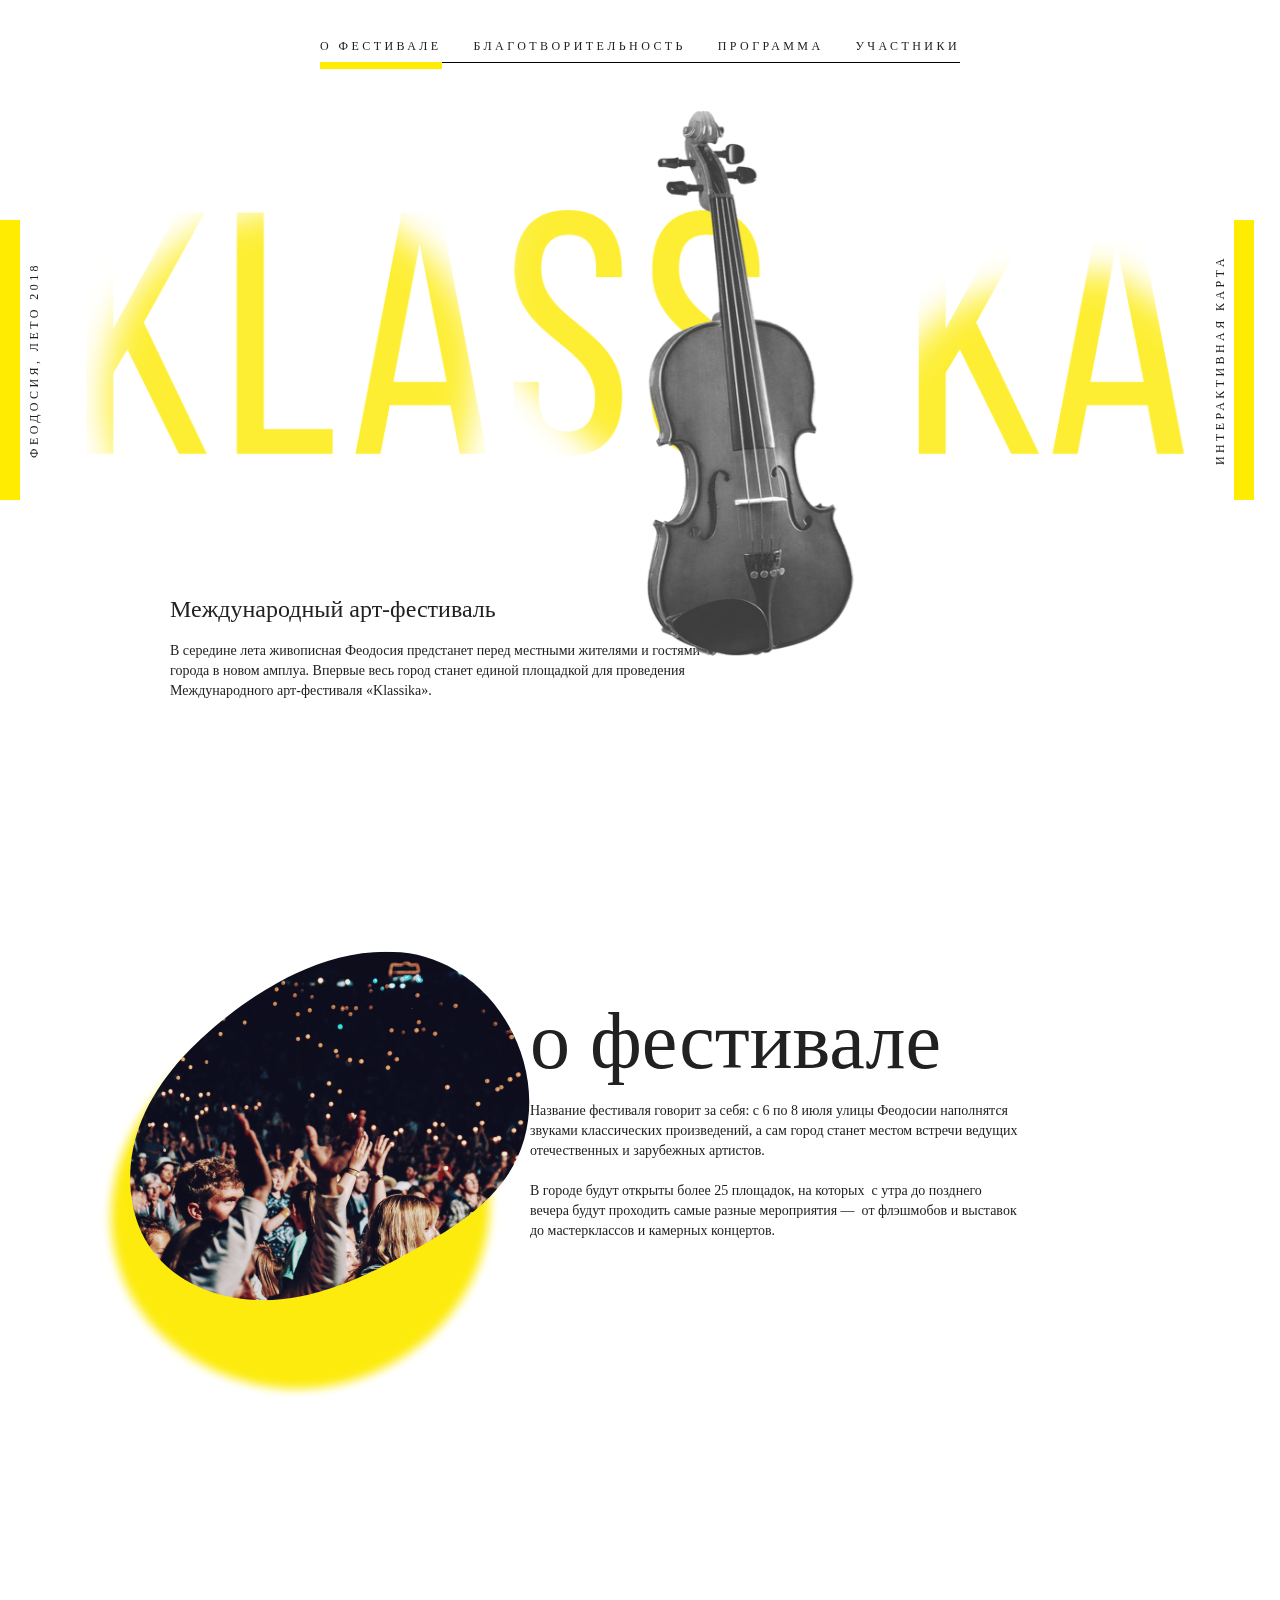
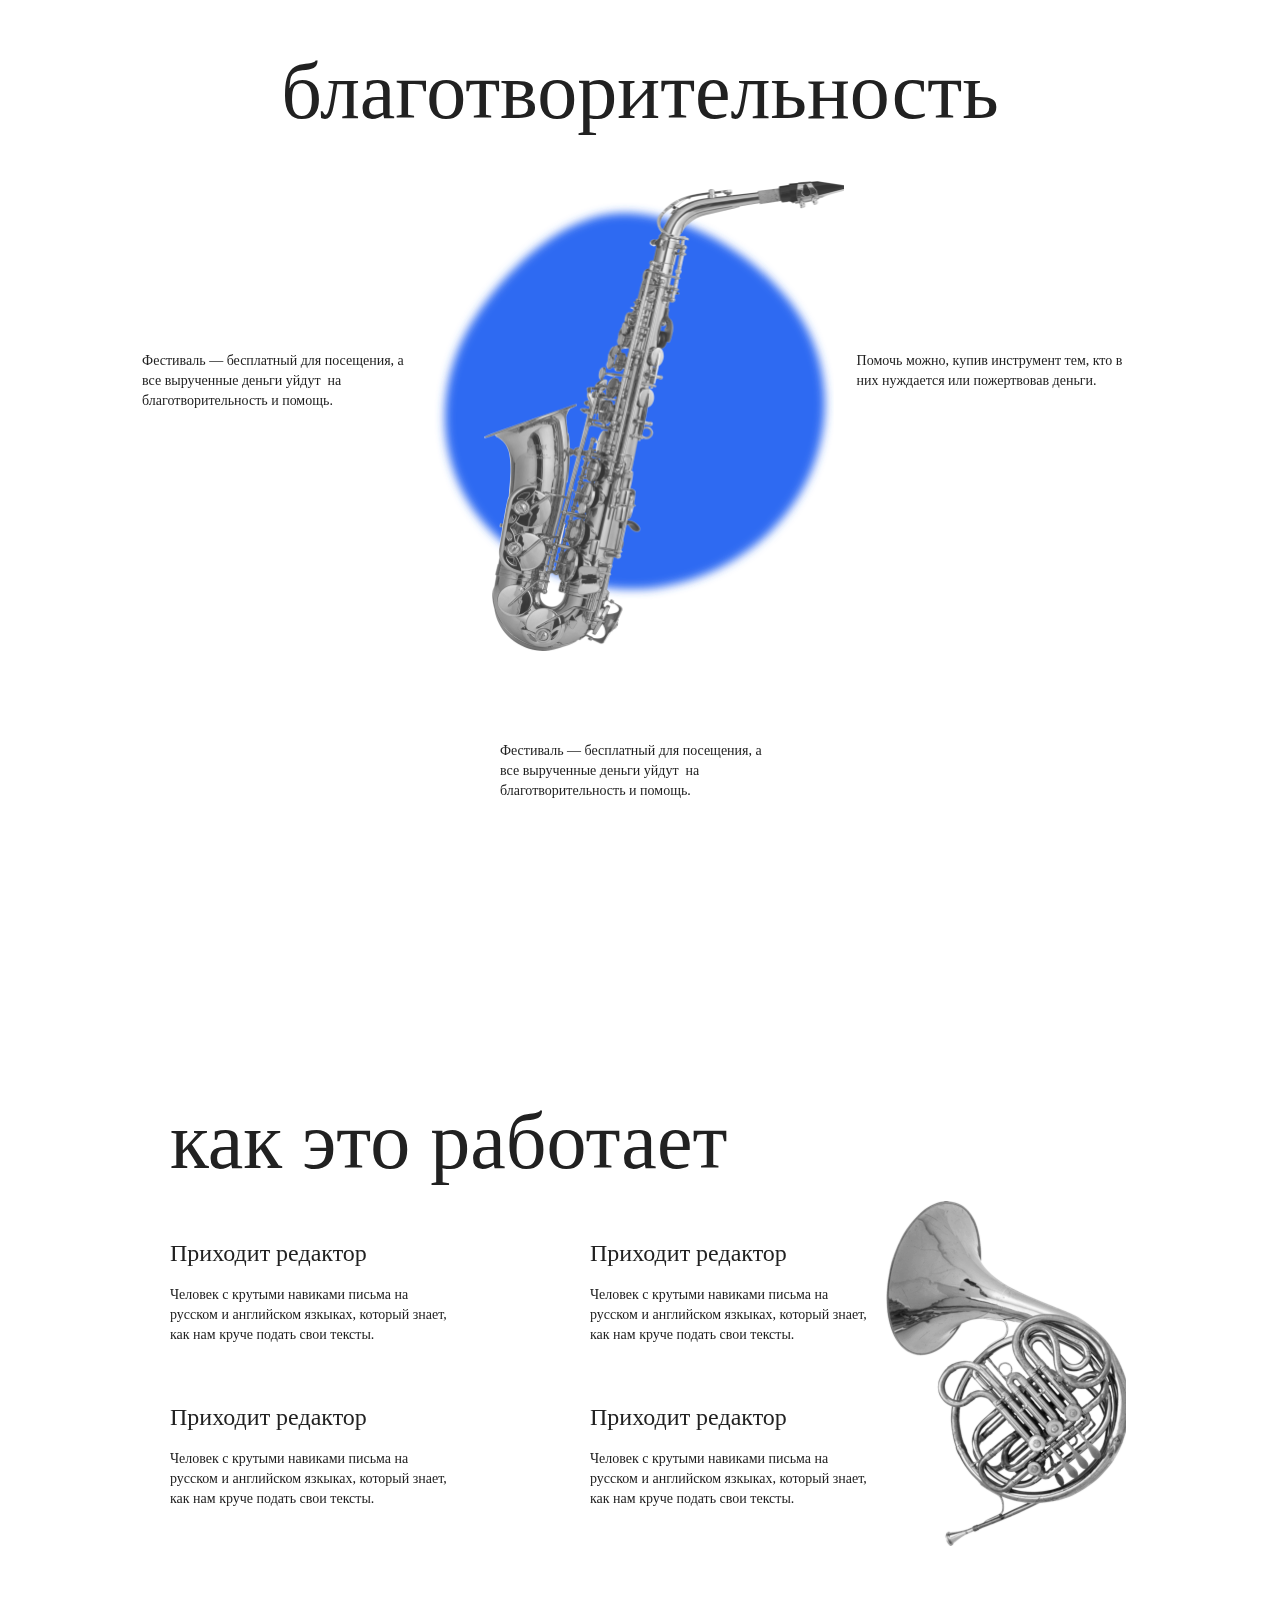
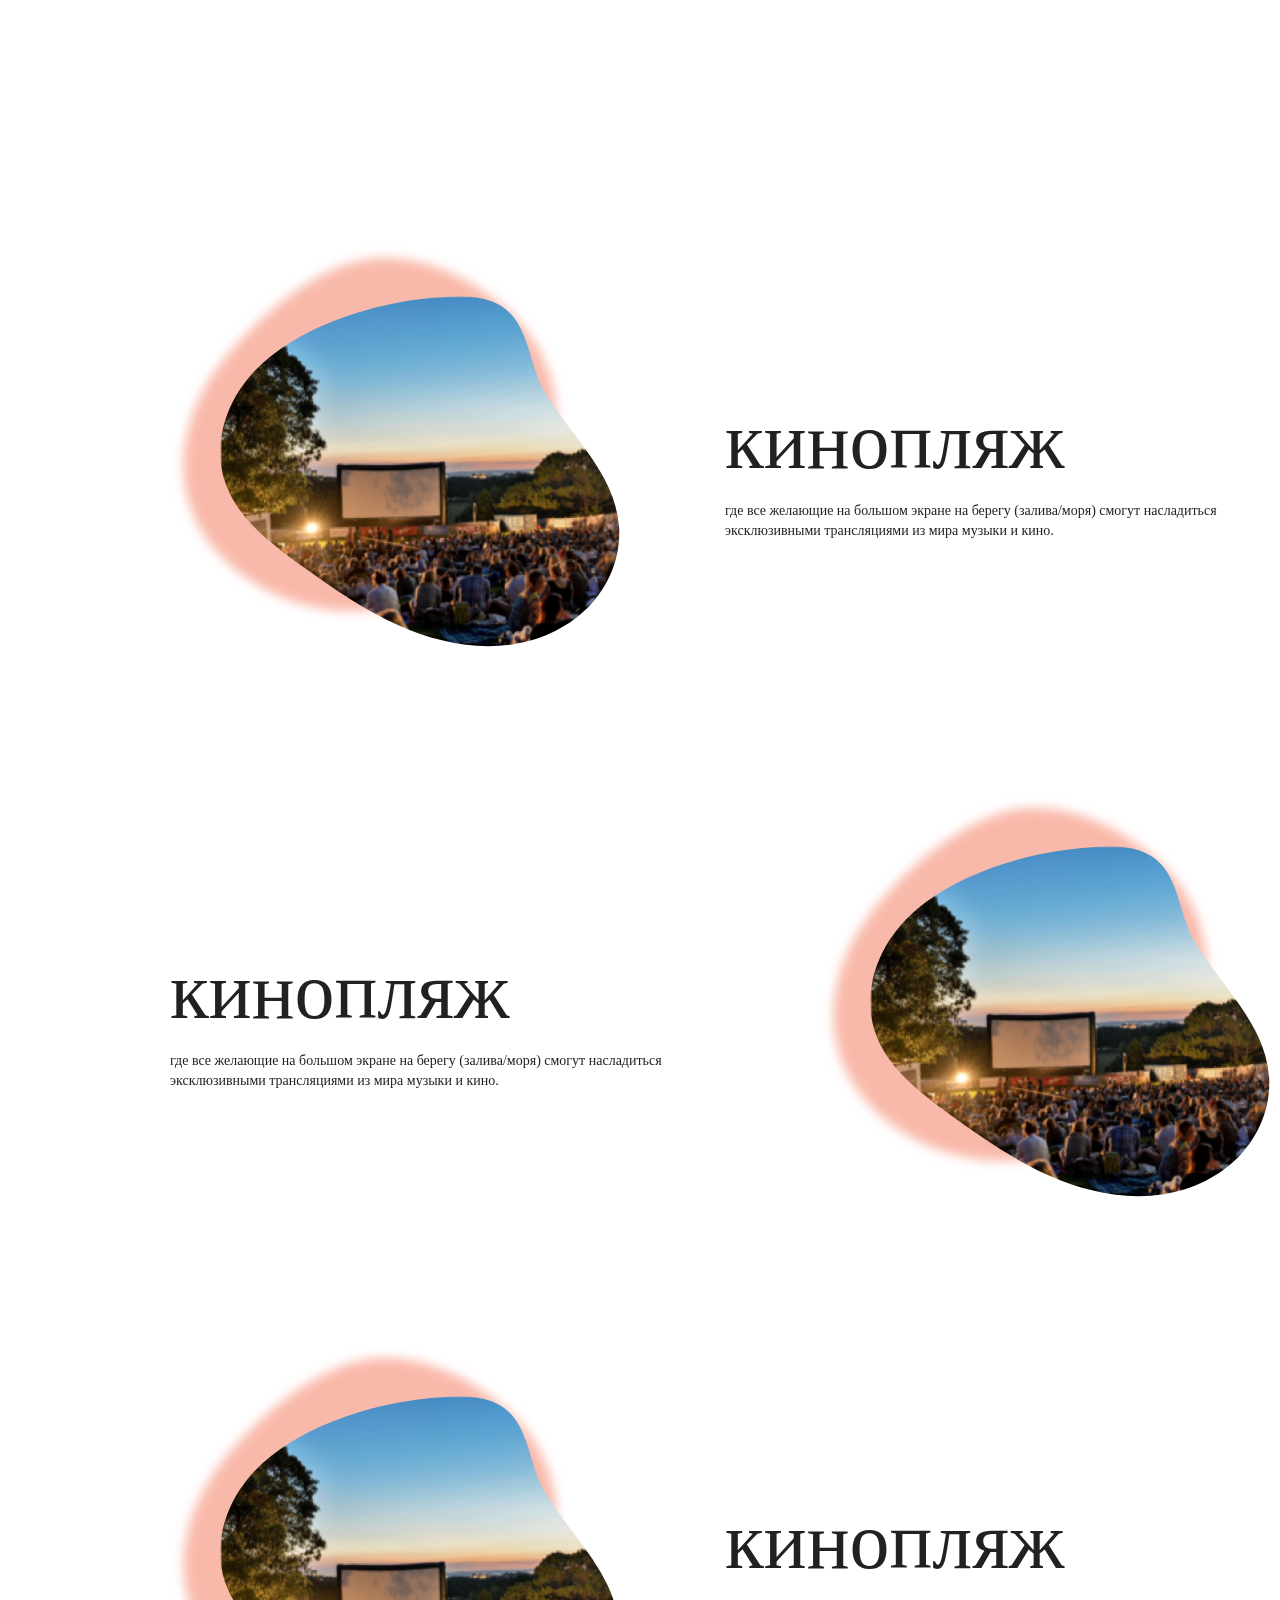
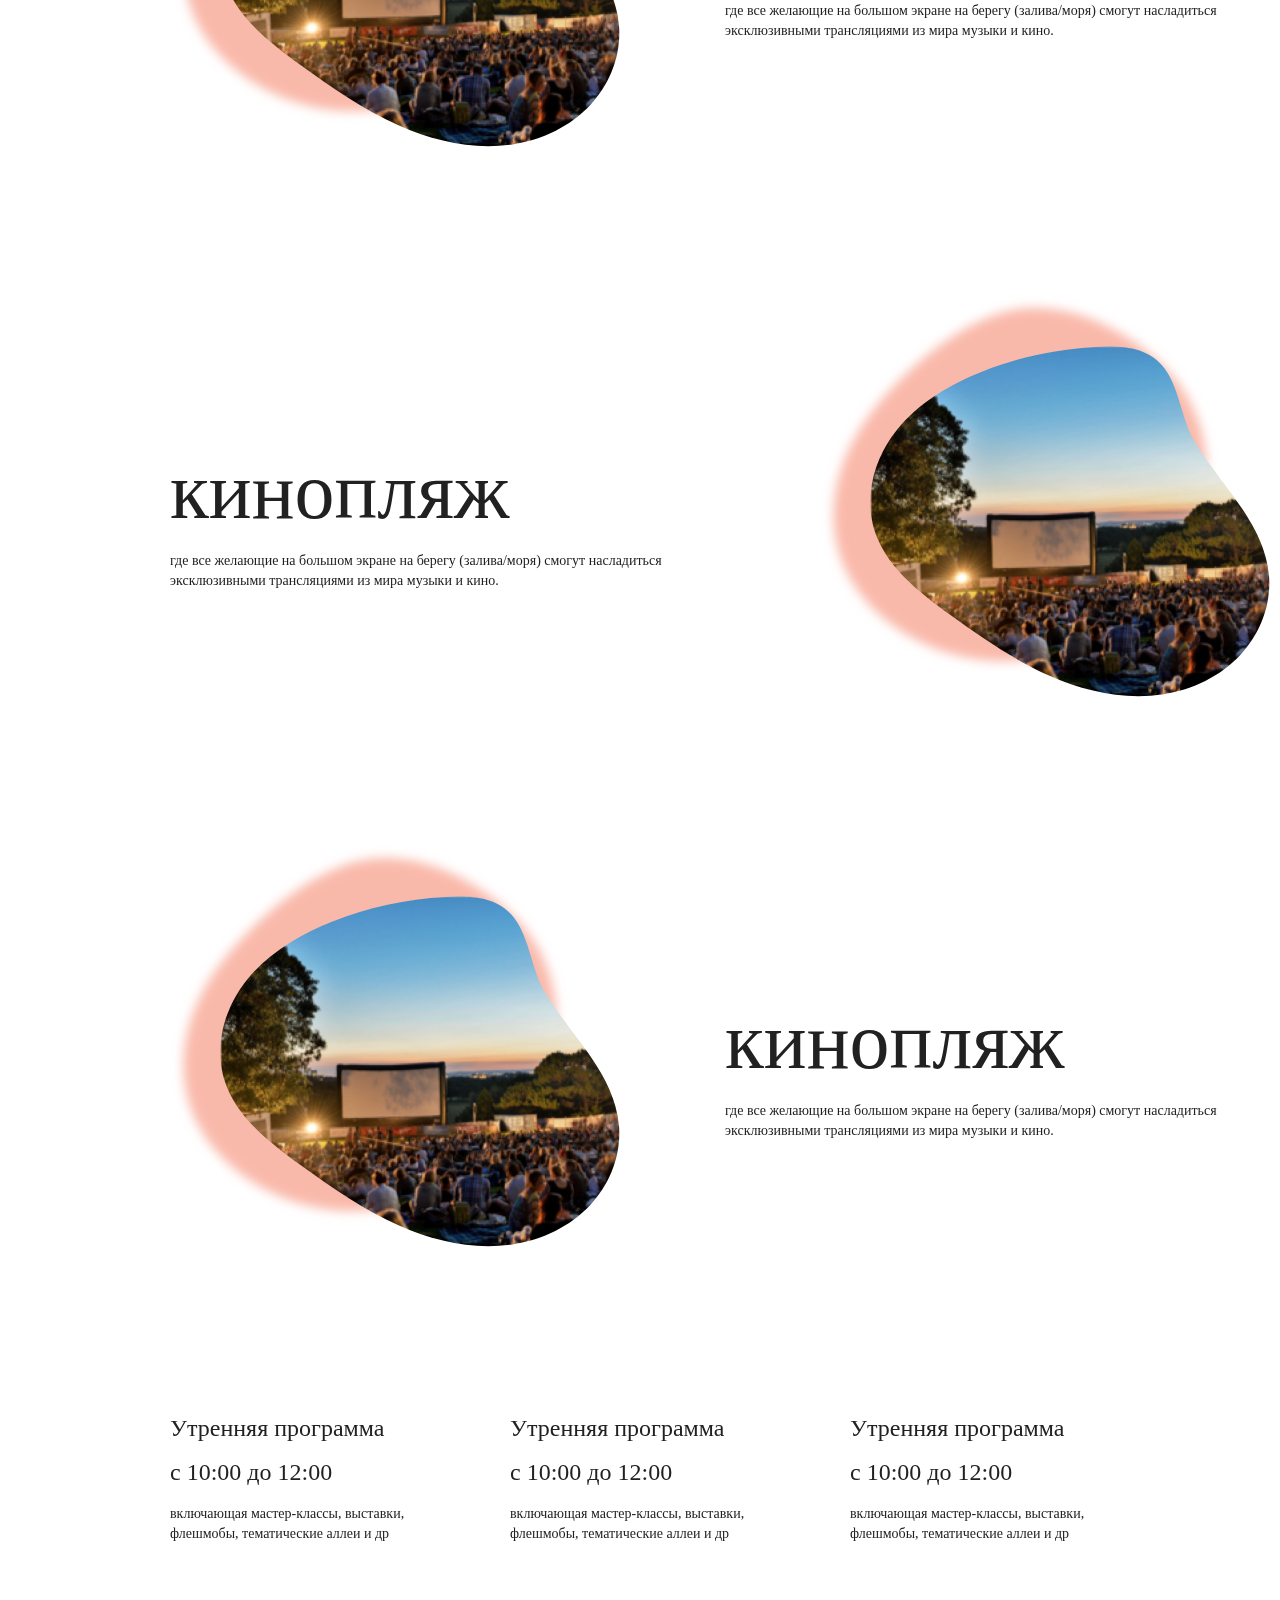
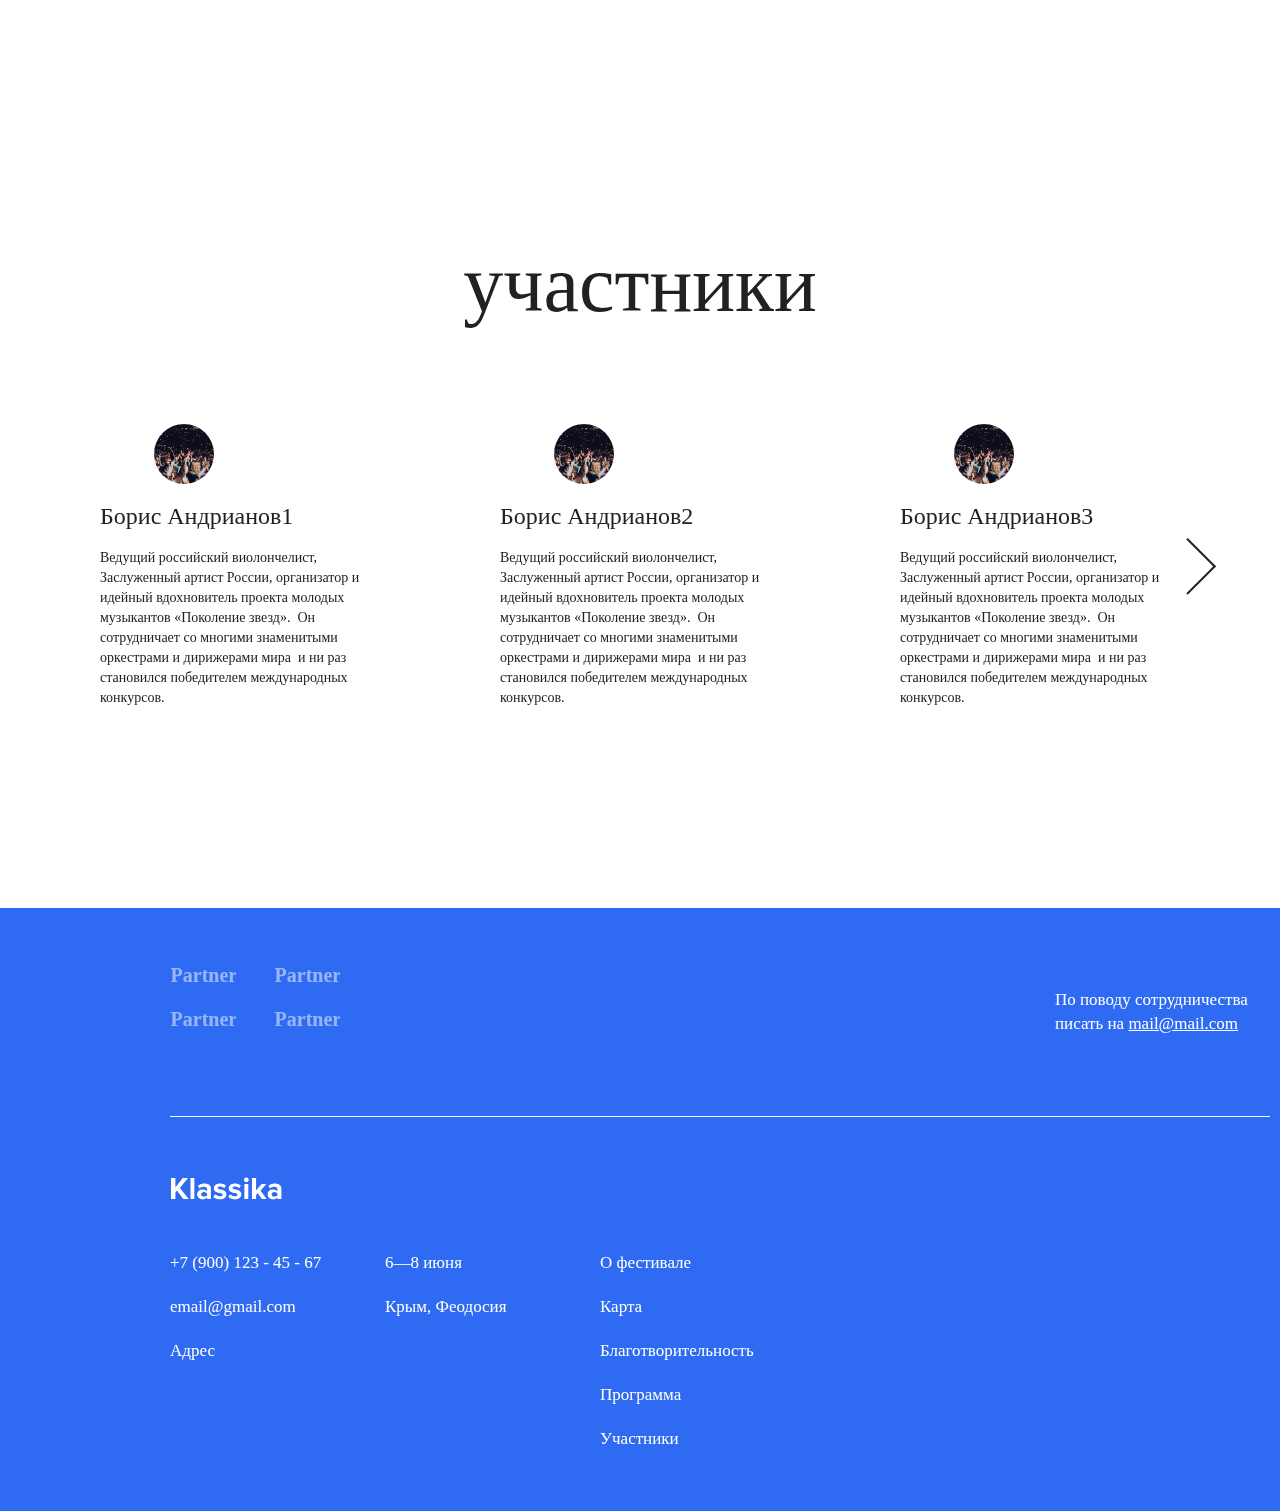
<file: index.html>
<!DOCTYPE html>
<html>
  <head>
    <meta charset="utf-8">
    <title>Klassika</title>
    <link rel="stylesheet" href="stylesheets/css/all.css">
    <script src="https://ajax.googleapis.com/ajax/libs/jquery/3.3.1/jquery.min.js"></script>

    <script src="javascripts/snap.svg-min.js"></script>
    <script src="javascripts/TweenMax.min.js"></script>

    <script src="javascripts/gallery.js"></script>
    <script src="javascripts/menu.js"></script>
  </head>

  <body>
    <div class="menubarWraper">
      <div class="menubar">
        <div class="rubrics">
          <p class="rubric" id="about">о фестивале</p>
          <p class="rubric" id="charity">благотворительность</p>
          <p class="rubric" id="programme">программа</p>
          <p class="rubric" id="musicians">участники</p>
        </div>
        <div class="underline"></div>
        <div class="selector"></div>
      </div>
    </div>

    <!-- <audio controls autoplay loop class="audio">
      <source src="music/audio1.mp3" type="audio/mp3">
    </audio>

    <figure class="soundOnOff"></figure> -->

    <div class="sideNavWraper">
      <div class="leftNav">
        <div class="rect"></div>
        <p class="caption">Феодосия, лето 2018</p>
      </div>

      <div class="rightNav">
        <p class="caption">Интерактивная карта</p>
        <div class="rect"></div>
      </div>
    </div>

    <section class="screenWraper" id="first">
      <div class="klassikaLogoWraper">
        <figure class="klassikaLogo"></figure>
        <figure class="violinLogo"></figure>
      </div>

      <div class="textBlock">
        <h2>Международный арт-фестиваль</h2>
        <p>В середине лета живописная Феодосия предстанет перед местными жителями и гостями города в новом амплуа. Впервые весь город станет единой площадкой для проведения Международного арт-фестиваля «Klassika».</p>
      </div>
    </section>

    <section class="screenWraper" id="second">
      <div class="contentWraper">
        <div class="figuresWraper">
          <figure class="figure" id="yellow"></figure>
          <figure class="figure" id="festival"></figure>
        </div>

        <div class="textBlock">
          <h1>о фестивале</h1>
          <p>Название фестиваля говорит за себя: с 6 по 8 июля улицы Феодосии наполнятся звуками классических произведений, а сам город станет местом встречи ведущих отечественных и зарубежных артистов.</p>
          <p>В городе будут открыты более 25 площадок, на которых  с утра до позднего вечера будут проходить самые разные мероприятия —  от флэшмобов и выставок до мастерклассов и камерных концертов.</p>
        </div>
      </div>
    </section>

    <section class="screenWraper" id="third">
      <h1>благотворительность</h1>
      <div class="middleSection">
        <p>Фестиваль — бесплатный для посещения, а все вырученные деньги уйдут  на благотворительность и помощь.</p>
        <div class="blueFigures">
          <figure class="figure" id="blue"></figure>
          <figure class="figure" id="trambon"></figure>
        </div>
        <p>Помочь можно, купив инструмент тем, кто в них нуждается или пожертвовав деньги.</p>
      </div>
      <div class="lastPWraper">
        <p>Фестиваль — бесплатный для посещения, а все вырученные деньги уйдут  на благотворительность и помощь.</p>
      </div>
    </section>

    <section class="screenWraper" id="fourth">
      <div class="contentWraper">
        <div class="textBlocks">
          <h1>как это работает</h1>
          <div class="textBlocksRow">
            <div class="textBlock">
              <h2>Приходит редактор</h2>
              <p>Человек с крутыми навиками письма на русском и английском язкыках, который знает, как нам круче подать свои тексты.</p>
            </div>

            <div class="textBlock">
              <h2>Приходит редактор</h2>
              <p>Человек с крутыми навиками письма на русском и английском язкыках, который знает, как нам круче подать свои тексты.</p>
            </div>
          </div>

          <div class="textBlocksRow">
            <div class="textBlock">
              <h2>Приходит редактор</h2>
              <p>Человек с крутыми навиками письма на русском и английском язкыках, который знает, как нам круче подать свои тексты.</p>
            </div>

            <div class="textBlock">
              <h2>Приходит редактор</h2>
              <p>Человек с крутыми навиками письма на русском и английском язкыках, который знает, как нам круче подать свои тексты.</p>
            </div>
          </div>
        </div>
        <figure class="figure" id="trumpet"></figure>
      </div>
    </section>

    <section class="screenWraper" id="fifth">
      <div class="contentWraper">
        <div class="contentBlock" id="left">
          <div class="figuresBlock">
            <figure class="figure" id="oval"></figure>
            <figure class="figure" id="photo"></figure>
          </div>

          <div class="textBlock">
            <h1>кинопляж</h1>
            <p>где все желающие на большом экране на берегу (залива/моря) смогут насладиться эксклюзивными трансляциями из мира музыки и кино.</p>
          </div>
        </div>

        <div class="contentBlock" id="right">
          <div class="textBlock">
            <h1>кинопляж</h1>
            <p>где все желающие на большом экране на берегу (залива/моря) смогут насладиться эксклюзивными трансляциями из мира музыки и кино.</p>
          </div>

          <div class="figuresBlock">
            <figure class="figure" id="oval"></figure>
            <figure class="figure" id="photo"></figure>
          </div>
        </div>

        <div class="contentBlock" id="left">
          <div class="figuresBlock">
            <figure class="figure" id="oval"></figure>
            <figure class="figure" id="photo"></figure>
          </div>

          <div class="textBlock">
            <h1>кинопляж</h1>
            <p>где все желающие на большом экране на берегу (залива/моря) смогут насладиться эксклюзивными трансляциями из мира музыки и кино.</p>
          </div>
        </div>

        <div class="contentBlock" id="right">
          <div class="textBlock">
            <h1>кинопляж</h1>
            <p>где все желающие на большом экране на берегу (залива/моря) смогут насладиться эксклюзивными трансляциями из мира музыки и кино.</p>
          </div>

          <div class="figuresBlock">
            <figure class="figure" id="oval"></figure>
            <figure class="figure" id="photo"></figure>
          </div>
        </div>

        <div class="contentBlock" id="left">
          <div class="figuresBlock">
            <figure class="figure" id="oval"></figure>
            <figure class="figure" id="photo"></figure>
          </div>

          <div class="textBlock">
            <h1>кинопляж</h1>
            <p>где все желающие на большом экране на берегу (залива/моря) смогут насладиться эксклюзивными трансляциями из мира музыки и кино.</p>
          </div>
        </div>

        <div class="schedule">
          <div class="textBlock">
            <h2>Утренняя программа</h2>
            <h2>с 10:00 до 12:00</h2>
            <p>включающая мастер-классы, выставки, флешмобы, тематические аллеи и др</p>
          </div>

          <div class="textBlock">
            <h2>Утренняя программа</h2>
            <h2>с 10:00 до 12:00</h2>
            <p>включающая мастер-классы, выставки, флешмобы, тематические аллеи и др</p>
          </div>

          <div class="textBlock">
            <h2>Утренняя программа</h2>
            <h2>с 10:00 до 12:00</h2>
            <p>включающая мастер-классы, выставки, флешмобы, тематические аллеи и др</p>
          </div>
        </div>
      </div>
    </section>

    <section class="screenWraper" id="musicians">
      <h1>участники</h1>
      <div class="musiciansGalleryWraper">
        <div class="chevron" id="left"></div>
        <div class="musiciansGallery">
          <div class="musicianBlock">
            <div class="avatarWraper">
              <figure class="figure" id="avatar"></figure>
            </div>
            <h2>Борис Андрианов1</h2>
            <p>Ведущий российский виолончелист, Заслуженный артист России, организатор и идейный вдохновитель проекта молодых музыкантов «Поколение звезд».  Он сотрудничает со многими знаменитыми оркестрами и дирижерами мира  и ни раз становился победителем международных конкурсов.</p>
          </div>

          <div class="musicianBlock">
            <div class="avatarWraper">
              <figure class="figure" id="avatar"></figure>
            </div>
            <h2>Борис Андрианов2</h2>
            <p>Ведущий российский виолончелист, Заслуженный артист России, организатор и идейный вдохновитель проекта молодых музыкантов «Поколение звезд».  Он сотрудничает со многими знаменитыми оркестрами и дирижерами мира  и ни раз становился победителем международных конкурсов.</p>
          </div>

          <div class="musicianBlock">
            <div class="avatarWraper">
              <figure class="figure" id="avatar"></figure>
            </div>
            <h2>Борис Андрианов3</h2>
            <p>Ведущий российский виолончелист, Заслуженный артист России, организатор и идейный вдохновитель проекта молодых музыкантов «Поколение звезд».  Он сотрудничает со многими знаменитыми оркестрами и дирижерами мира  и ни раз становился победителем международных конкурсов.</p>
          </div>

          <div class="musicianBlock">
            <div class="avatarWraper">
              <figure class="figure" id="avatar"></figure>
            </div>
            <h2>Борис Андрианов4</h2>
            <p>Ведущий российский виолончелист, Заслуженный артист России, организатор и идейный вдохновитель проекта молодых музыкантов «Поколение звезд».  Он сотрудничает со многими знаменитыми оркестрами и дирижерами мира  и ни раз становился победителем международных конкурсов.</p>
          </div>

          <div class="musicianBlock">
            <div class="avatarWraper">
              <figure class="figure" id="avatar"></figure>
            </div>
            <h2>Борис Андрианов5</h2>
            <p>Ведущий российский виолончелист, Заслуженный артист России, организатор и идейный вдохновитель проекта молодых музыкантов «Поколение звезд».  Он сотрудничает со многими знаменитыми оркестрами и дирижерами мира  и ни раз становился победителем международных конкурсов.</p>
          </div>
        </div>
        <div class="chevron" id="right"></div>
      </div>
    </section>

    <section class="screenWraper" id="footer">
      <div class="contentWraper">
        <div class="partnersWraper">
          <div class="partnersLogos">
            <div class="logo"></div>
            <div class="logo"></div>
            <div class="logo"></div>
            <div class="logo"></div>
          </div>
          <p>По поводу сотрудничества писать на <a href="mailto: me">mail@mail.com</a></p>
        </div>

        <div class="separator"></div>

        <div class="klassikaLogo"></div>
        <div class="infoWraper">
          <div class="infoColumn">
            <p>+7 (900) 123 - 45 - 67</p>
            <p>email@gmail.com</p>
            <p>Адрес</p>
          </div>
          <div class="infoColumn">
            <p>6—8 июня</p>
            <p>Крым, Феодосия</p>
          </div>
          <div class="infoColumn">
            <p>О фестивале</p>
            <p>Карта</p>
            <p>Благотворительность</p>
            <p>Программа</p>
            <p>Участники</p>
          </div>
        </div>
      </div>
    </section>
</html>
</file>
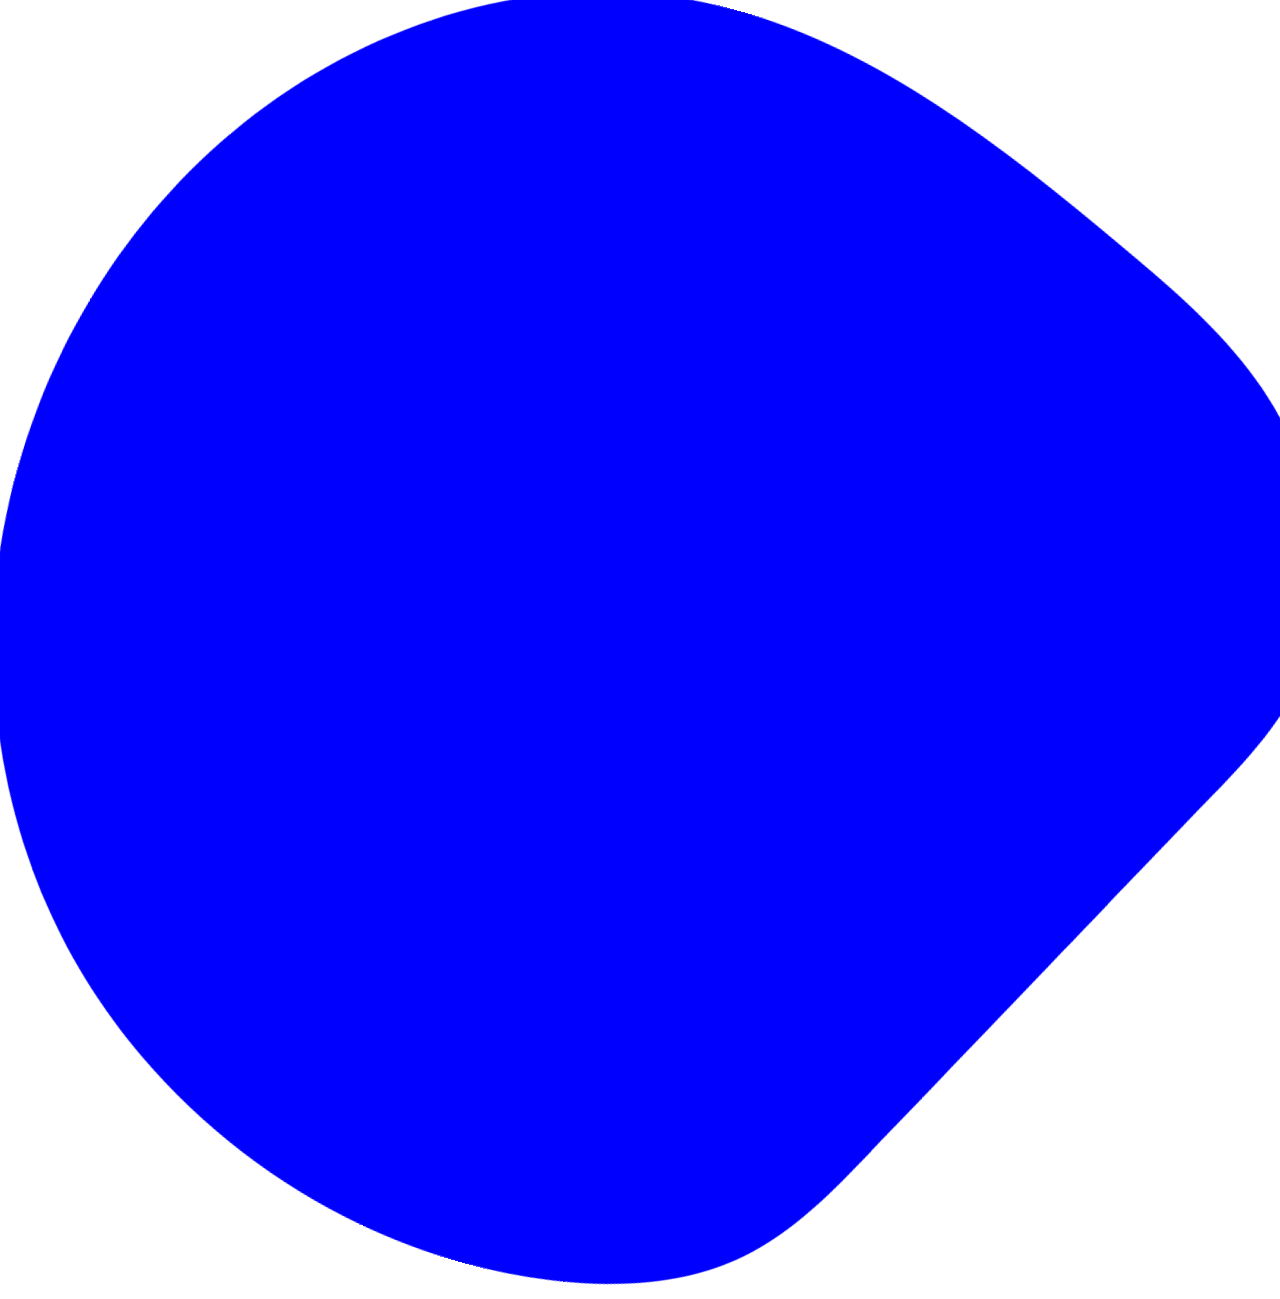
<file: morph.html>
<!DOCTYPE html>
<html>
  <head>
    <meta charset="utf-8">
    <title></title>
    <link rel="stylesheet" href="stylesheets/css/all.css">

    <script src="https://ajax.googleapis.com/ajax/libs/jquery/3.3.1/jquery.min.js"></script>
    <script src="javascripts/snap.svg-min.js"></script>
    <script src="javascripts/TweenMax.min.js"></script>


    <script src="javascripts/morph.js"></script>
  </head>
  <body>
    <div class="object">
      <div class="wrap">
        <svg class="firstScreenOval" id="firstScreenOval" data-name="Layer 1" xmlns="http://www.w3.org/2000/svg" viewBox="0 0 602.4 609.71">
          <defs>
            <style>
              #firstScreenOval {
                fill: blue;
              }
            </style>
          </defs>
          <path class="firstScreenOvalPath" d="M264,180.57c-24.14,25.12-39.24,57.36-53.64,89.08-34.08,75.1-67.38,155.69-56.35,237.42C163.87,580.39,210.09,646.2,271.16,688c74.78,51.16,172.24,67.74,259.73,44.21a307.22,307.22,0,0,0,109.18-54.28C722.91,613.12,766.94,502.09,751,398.13c-4.67-30.44-14.6-61.06-35-84.12-17.32-19.56-40.86-32.3-63.88-44.64L464.33,168.73c-30.66-16.43-69.26-40.66-105.62-34.89C325.1,139.18,287.55,156,264,180.57Z" transform="translate(-151.83 -132.97)"/>
        </svg>
      </div>
    </div>
  </body>
</html>
</file>
<file: stylesheets/css/all.css>
@import "reset.css";
@import "style.css";
</file>
